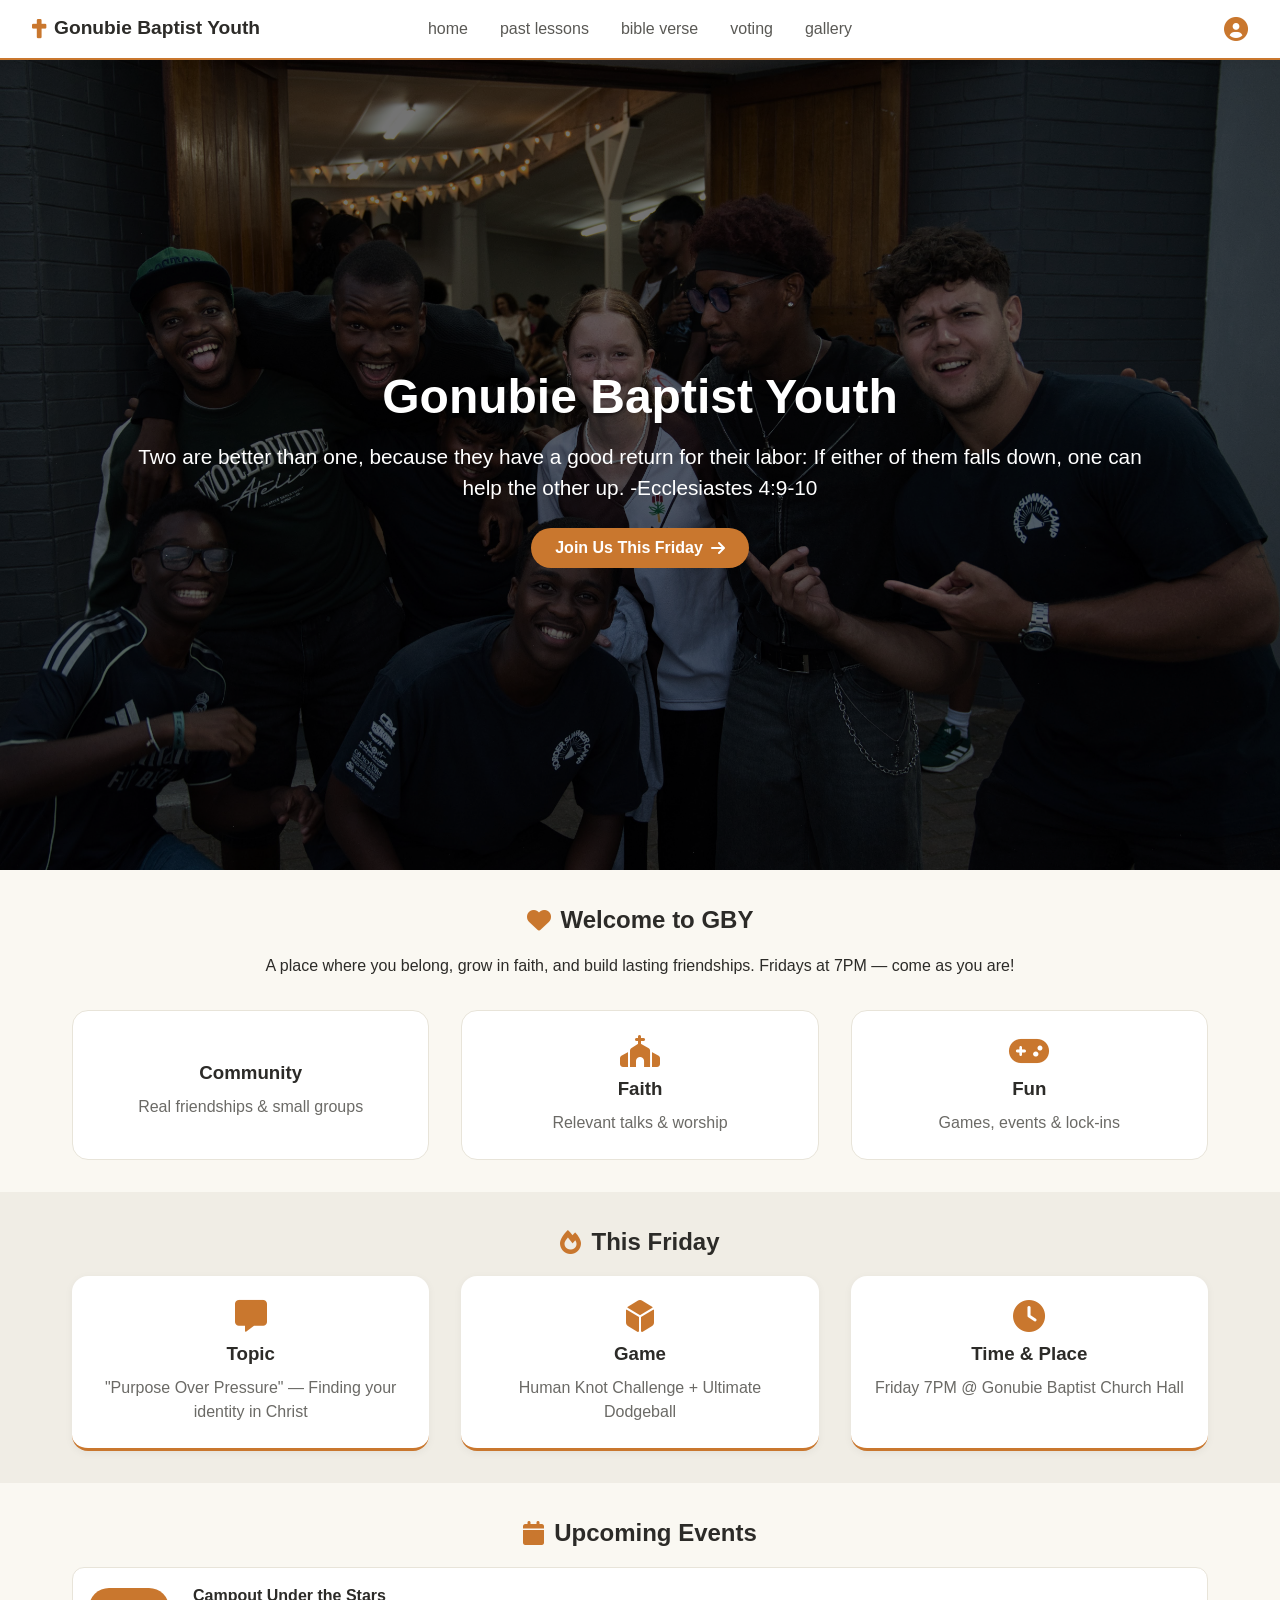
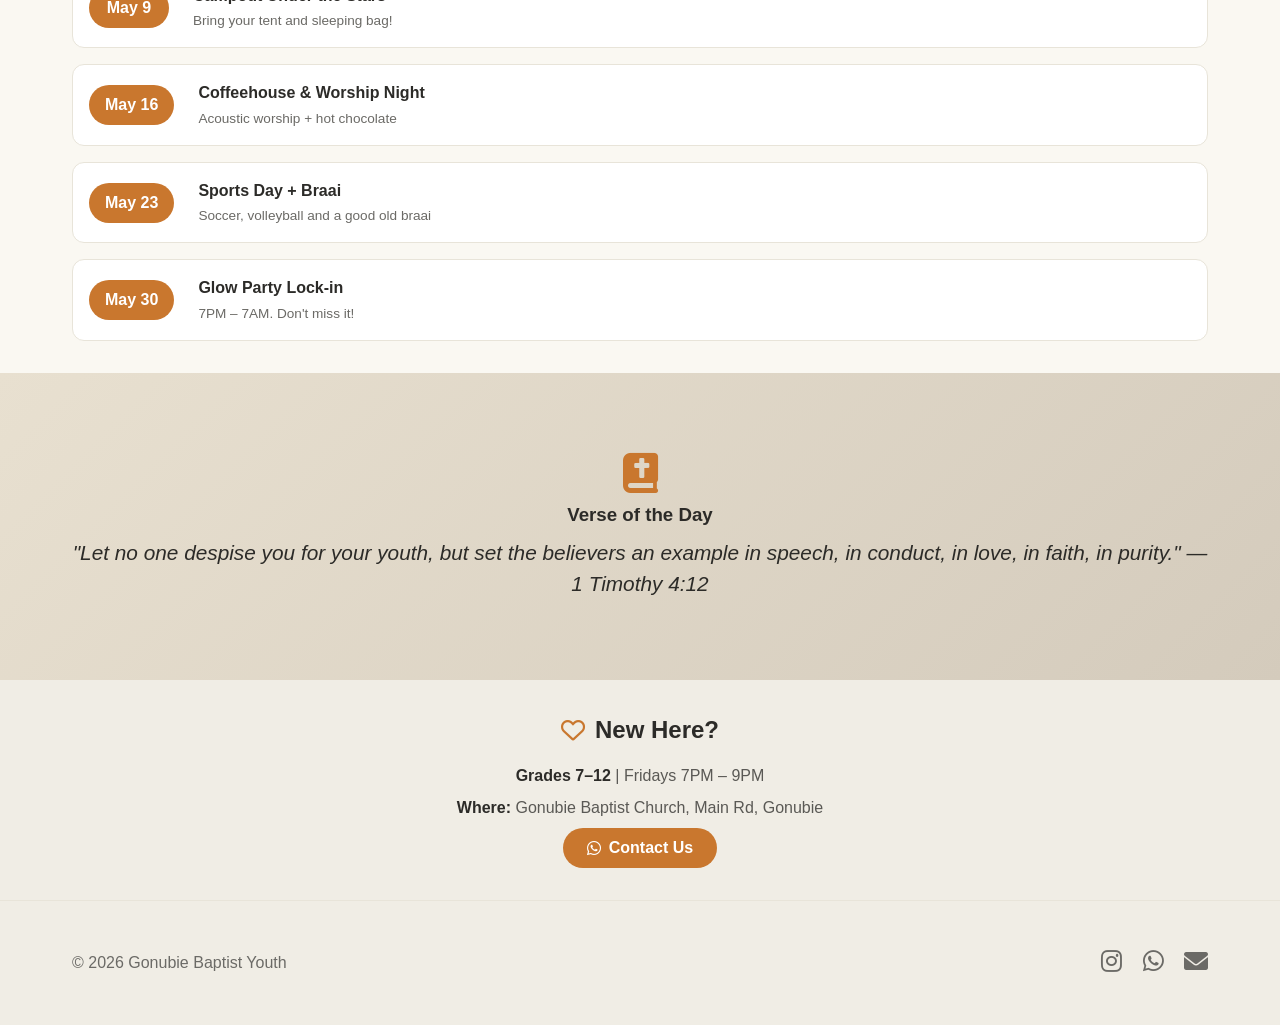
<file: index.html>
<!doctype html>
<html lang="en">
  <head>
    <meta charset="UTF-8" />
    <meta name="viewport" content="width=device-width, initial-scale=1.0" />
    <title>Gonubie Baptist Youth</title>
    <link rel="stylesheet" href="css/main.css" />
    <link rel="stylesheet" href="css/home.css" />
    <link
      rel="stylesheet"
      href="https://cdnjs.cloudflare.com/ajax/libs/font-awesome/6.0.0-beta3/css/all.min.css"
    />
  </head>
  <body>
    <div class="header">
      <div class="left-container">
        <span>
          <i class="fa-solid fa-cross"></i>
          Gonubie Baptist Youth
        </span>
      </div>
      <div class="middle-container">
        <a href="index.html">home</a>
        <a href="past-lessons.php">past lessons</a>
        <a href="bible-verse.php">bible verse</a>
        <a href="voting.php">voting</a>
        <a href="gallery.php">gallery</a>
      </div>
      <div class="right-container">
        <i class="fa-solid fa-circle-user"></i>
      </div>
    </div>

    <!-- Hero Section -->
    <div class="landing-page">
      <div class="wrapper">
        <h1>Gonubie Baptist Youth</h1>
        <p>
          Two are better than one, because they have a good return for their
          labor: If either of them falls down, one can help the other up.
          -Ecclesiastes 4:9-10
        </p>
        <button class="cta-btn">
          Join Us This Friday <i class="fa-solid fa-arrow-right"></i>
        </button>
      </div>
    </div>

    <!-- Welcome / About Section -->
    <div class="welcome-section">
      <div class="container">
        <h2><i class="fa-solid fa-heart"></i> Welcome to GBY</h2>
        <p>
          A place where you belong, grow in faith, and build lasting
          friendships. Fridays at 7PM — come as you are!
        </p>
        <div class="features">
          <div class="feature">
            <i class="fa-solid fa-people"></i>
            <h3>Community</h3>
            <p>Real friendships & small groups</p>
          </div>
          <div class="feature">
            <i class="fa-solid fa-church"></i>
            <h3>Faith</h3>
            <p>Relevant talks & worship</p>
          </div>
          <div class="feature">
            <i class="fa-solid fa-gamepad"></i>
            <h3>Fun</h3>
            <p>Games, events & lock-ins</p>
          </div>
        </div>
      </div>
    </div>

    <!-- This Friday Section -->
    <div class="friday-section">
      <div class="container">
        <h2><i class="fa-solid fa-fire"></i> This Friday</h2>
        <div class="friday-grid">
          <div class="friday-card">
            <i class="fa-solid fa-message"></i>
            <h3>Topic</h3>
            <p>"Purpose Over Pressure" — Finding your identity in Christ</p>
          </div>
          <div class="friday-card">
            <i class="fa-solid fa-dice-d6"></i>
            <h3>Game</h3>
            <p>Human Knot Challenge + Ultimate Dodgeball</p>
          </div>
          <div class="friday-card">
            <i class="fa-solid fa-clock"></i>
            <h3>Time & Place</h3>
            <p>Friday 7PM @ Gonubie Baptist Church Hall</p>
          </div>
        </div>
      </div>
    </div>

    <!-- Upcoming Events -->
    <div class="events-section">
      <div class="container">
        <h2><i class="fa-solid fa-calendar"></i> Upcoming Events</h2>
        <div class="events-list">
          <div class="event-item">
            <div class="event-date">May 9</div>
            <div class="event-info">
              <h3>Campout Under the Stars</h3>
              <p>Bring your tent and sleeping bag!</p>
            </div>
          </div>
          <div class="event-item">
            <div class="event-date">May 16</div>
            <div class="event-info">
              <h3>Coffeehouse & Worship Night</h3>
              <p>Acoustic worship + hot chocolate</p>
            </div>
          </div>
          <div class="event-item">
            <div class="event-date">May 23</div>
            <div class="event-info">
              <h3>Sports Day + Braai</h3>
              <p>Soccer, volleyball and a good old braai</p>
            </div>
          </div>
          <div class="event-item">
            <div class="event-date">May 30</div>
            <div class="event-info">
              <h3>Glow Party Lock-in</h3>
              <p>7PM – 7AM. Don't miss it!</p>
            </div>
          </div>
        </div>
      </div>
    </div>

    <!-- Bible Verse of the Day -->
    <div class="verse-section">
      <div class="container">
        <i class="fa-solid fa-bible"></i>
        <h3>Verse of the Day</h3>
        <p class="verse-text">
          "I can do all things through Christ who strengthens me." — Philippians
          4:13
        </p>
      </div>
    </div>

    <!-- New Members Info -->
    <div class="join-section">
      <div class="container">
        <h2><i class="fa-regular fa-heart"></i> New Here?</h2>
        <p><strong>Grades 7–12</strong> | Fridays 7PM – 9PM</p>
        <p><strong>Where:</strong> Gonubie Baptist Church, Main Rd, Gonubie</p>
        <button class="contact-btn">
          <i class="fa-brands fa-whatsapp"></i> Contact Us
        </button>
      </div>
    </div>

    <!-- Footer -->
    <div class="footer">
        <div class="container">
            <div class="footer-content">
                <p>&copy; 2026 Gonubie Baptist Youth</p>
                <div class="social-icons">
                    <i class="fa-brands fa-instagram"></i>
                    <i class="fa-brands fa-whatsapp"></i>
                    <i class="fa-solid fa-envelope"></i>
                </div>
            </div>
        </div>
    </div>
    <script src="js/home.js"></script>
  </body>
</html>
</file>
<file: css/main.css>
/* Shared styles - used on ALL pages - LIGHT MODE */
* {
    margin: 0;
    padding: 0;
    box-sizing: border-box;
}

body {
    background-color: #faf8f2;
    font-family: 'Segoe UI', Roboto, 'Helvetica Neue', sans-serif;
    min-height: 100vh;
    color: #2c2b28;
    line-height: 1.5;
}

/* Header */
.header {
    display: flex;
    flex-direction: row;
    align-items: center;
    justify-content: space-between;
    background-color: #ffffff;
    padding: 0.9rem 2rem;
    border-bottom: 2px solid #c9772e;
    position: sticky;
    top: 0;
    z-index: 100;
    box-shadow: 0 2px 10px rgba(0,0,0,0.05);
}

.left-container {
    flex: 1;
    display: flex;
    justify-content: flex-start;
}

.left-container span {
    font-size: 1.2rem;
    font-weight: 600;
    display: flex;
    align-items: center;
    gap: 8px;
    color: #2c2b28;
}

.left-container i {
    color: #c9772e !important;
}

.middle-container {
    display: flex;
    gap: 2rem;
}

.middle-container a {
    text-decoration: none;
    color: #5a5955;
    font-weight: 500;
    transition: color 0.2s;
}

.middle-container a:hover {
    color: #c9772e;
}

.middle-container a.active {
    color: #c9772e;
    border-bottom: 2px solid #c9772e;
    padding-bottom: 4px;
}

.right-container {
    flex: 1;
    display: flex;
    justify-content: flex-end;
}

.right-container i {
    font-size: 1.5rem;
    cursor: pointer;
    color: #c9772e;
    transition: color 0.2s;
}

.right-container i:hover {
    color: #b15f1e;
}

/* Container */
.container {
    max-width: 1200px;
    margin: 0 auto;
    padding: 2rem;
}

/* Footer */
.footer {
    background-color: #f0ede5;
    color: #6b6a66;
    text-align: center;
    padding: 1rem;
    border-top: 1px solid #e8e4d9;
}

.footer-content {
    display: flex;
    justify-content: space-between;
    align-items: center;
    flex-wrap: wrap;
    gap: 1rem;
}

.social-icons i {
    font-size: 1.5rem;
    margin-left: 1rem;
    cursor: pointer;
    transition: color 0.2s;
    color: #6b6a66;
}

.social-icons i:hover {
    color: #c9772e;
}

/* Buttons */
.cta-btn, .upload-btn, .vote-btn, .contact-btn {
    background-color: #c9772e;
    border: none;
    padding: 0.7rem 1.5rem;
    font-size: 1rem;
    font-weight: 600;
    border-radius: 50px;
    cursor: pointer;
    color: white;
    transition: all 0.2s;
    display: inline-flex;
    align-items: center;
    gap: 8px;
}

.cta-btn:hover, .upload-btn:hover, .vote-btn:hover, .contact-btn:hover {
    background-color: #b15f1e;
    transform: scale(1.02);
}

/* Profile Dropdown Menu */
.right-container {
    position: relative;
}

.profile-dropdown {
    position: relative;
    cursor: pointer;
}

.dropdown-trigger {
    cursor: pointer;
    display: flex;
    align-items: center;
    gap: 0.5rem;
}

.dropdown-menu {
    position: absolute;
    top: 100%;
    right: 0;
    background: #ffffff;
    border-radius: 12px;
    box-shadow: 0 4px 20px rgba(0, 0, 0, 0.15);
    min-width: 180px;
    opacity: 0;
    visibility: hidden;
    transform: translateY(-10px);
    transition: all 0.2s ease;
    z-index: 1000;
    border: 1px solid #e8e4d9;
    overflow: hidden;
}

.profile-dropdown.active .dropdown-menu {
    opacity: 1;
    visibility: visible;
    transform: translateY(0);
}

.dropdown-menu a,
.dropdown-menu button {
    display: flex;
    align-items: center;
    gap: 0.75rem;
    padding: 0.75rem 1rem;
    color: #5a5955;
    text-decoration: none;
    width: 100%;
    text-align: left;
    background: none;
    border: none;
    cursor: pointer;
    font-size: 0.85rem;
    transition: background 0.2s;
}

.dropdown-menu a:hover,
.dropdown-menu button:hover {
    background: #f0ede5;
    color: #c9772e;
}

.dropdown-menu a i,
.dropdown-menu button i {
    width: 20px;
    color: #c9772e;
}

.dropdown-divider {
    height: 1px;
    background: #e8e4d9;
    margin: 0.25rem 0;
}

.dropdown-user-info {
    padding: 0.75rem 1rem;
    border-bottom: 1px solid #e8e4d9;
    margin-bottom: 0.25rem;
}

.dropdown-user-info .user-name {
    font-weight: 600;
    color: #2c2b28;
    font-size: 0.85rem;
}

.dropdown-user-info .user-role {
    font-size: 0.7rem;
    color: #c9772e;
    margin-top: 0.2rem;
}

/* Mobile-friendly dropdown trigger */
.dropdown-trigger {
    min-width: 44px;
    min-height: 44px;
    display: flex;
    align-items: center;
    justify-content: center;
    cursor: pointer;
}

@media (max-width: 768px) {
    .header {
        flex-direction: column;
        gap: 0.5rem;
    }
    
    .middle-container {
        gap: 1rem;
        flex-wrap: wrap;
        justify-content: center;
    }
    
    .footer-content {
        flex-direction: column;
    }
    
    /* Dropdown menu - appears below icon, not at bottom */
    .dropdown-menu {
        position: absolute;
        top: 100%;
        bottom: auto;
        left: auto;
        right: 0;
        width: 200px;
        border-radius: 12px;
        transform: none;
        margin-top: 0.5rem;
    }
    
    /* Larger tap target for profile icon */
    .dropdown-trigger {
        min-width: 44px;
        min-height: 44px;
        display: flex;
        align-items: center;
        justify-content: center;
    }
    
    .dropdown-trigger i {
        font-size: 1.5rem;
    }
    
    /* Easier to tap menu items */
    .dropdown-menu a,
    .dropdown-menu button {
        padding: 12px 16px;
        font-size: 16px;
    }
    
    /* Overlay when dropdown is open */
    body.dropdown-open::before {
        content: '';
        position: fixed;
        top: 0;
        left: 0;
        right: 0;
        bottom: 0;
        background: rgba(0, 0, 0, 0.5);
        z-index: 998;
    }
    
    .profile-dropdown.active .dropdown-menu {
        z-index: 999;
    }
}
</file>
<file: css/home.css>
/* Homepage only styles - LIGHT MODE */

/* Hero Section */
.landing-page {
    background-image: url(../images/gallery/_DSC5228.jpg);
    background-position: center;
    background-size: cover;
    min-height: 90vh;
    display: flex;
    align-items: center;
    justify-content: center;
    position: relative;
}

.landing-page::before {
    content: "";
    position: absolute;
    top: 0;
    left: 0;
    width: 100%;
    height: 100%;
    background: rgba(0, 0, 0, 0.55);
}

.wrapper {
    position: relative;
    z-index: 1;
    text-align: center;
    color: white;
    width: 80%;
}

.wrapper h1 {
    font-size: 3rem;
    margin-bottom: 0.5rem;
}

.wrapper p {
    font-size: 1.3rem;
    margin-bottom: 1.5rem;
}

/* Welcome Section */
.welcome-section {
    background-color: #faf8f2;
    text-align: center;
}

.welcome-section h2, 
.friday-section h2, 
.events-section h2, 
.join-section h2 {
    color: #2c2b28;
    margin-bottom: 1rem;
    display: flex;
    align-items: center;
    justify-content: center;
    gap: 10px;
}

.welcome-section h2 i, 
.friday-section h2 i, 
.events-section h2 i, 
.join-section h2 i {
    color: #c9772e;
}

.features {
    display: flex;
    justify-content: center;
    gap: 2rem;
    margin-top: 2rem;
    flex-wrap: wrap;
}

.feature {
    flex: 1;
    min-width: 200px;
    padding: 1.5rem;
    background: #ffffff;
    border-radius: 16px;
    transition: transform 0.2s;
    border: 1px solid #e8e4d9;
}

.feature:hover {
    transform: translateY(-5px);
    border-color: #c9772e;
}

.feature i {
    font-size: 2rem;
    color: #c9772e;
    margin-bottom: 0.5rem;
}

.feature h3 {
    margin-bottom: 0.5rem;
    color: #2c2b28;
}

.feature p {
    color: #6b6a66;
}

/* Friday Section */
.friday-section {
    background-color: #f0ede5;
}

.friday-grid {
    display: flex;
    gap: 2rem;
    flex-wrap: wrap;
}

.friday-card {
    flex: 1;
    background: #ffffff;
    padding: 1.5rem;
    border-radius: 16px;
    text-align: center;
    box-shadow: 0 2px 8px rgba(0,0,0,0.05);
    border-bottom: 3px solid #c9772e;
}

.friday-card i {
    font-size: 2rem;
    color: #c9772e;
    margin-bottom: 0.5rem;
}

.friday-card h3 {
    margin-bottom: 0.5rem;
    color: #2c2b28;
}

.friday-card p {
    color: #6b6a66;
}

/* Events Section */
.events-section {
    background-color: #faf8f2;
}

.events-list {
    display: flex;
    flex-direction: column;
    gap: 1rem;
}

.event-item {
    display: flex;
    align-items: center;
    gap: 1.5rem;
    background: #ffffff;
    padding: 1rem;
    border-radius: 12px;
    transition: transform 0.2s;
    border: 1px solid #e8e4d9;
}

.event-item:hover {
    transform: translateX(5px);
    border-color: #c9772e;
}

.event-item-hidden {
    display : none;
}

.event-date {
    background: #c9772e;
    color: white;
    font-weight: bold;
    padding: 0.5rem 1rem;
    border-radius: 50px;
    min-width: 80px;
    text-align: center;
}

.event-info h3 {
    font-size: 1rem;
    margin-bottom: 0.2rem;
    color: #2c2b28;
}

.event-info p {
    font-size: 0.85rem;
    color: #6b6a66;
}

/* Verse Section */
.verse-section {
    background: linear-gradient(135deg, #e8e0d0, #d4cbbc);
    color: #2c2b28;
    text-align: center;
    padding: 3rem 1rem;
}

.verse-section i {
    font-size: 2.5rem;
    margin-bottom: 0.5rem;
    color: #c9772e;
}

.verse-text {
    font-size: 1.3rem;
    font-style: italic;
    margin-top: 0.5rem;
}

/* Join Section */
.join-section {
    background-color: #f0ede5;
    text-align: center;
}

.join-section p {
    margin: 0.5rem 0;
    color: #5a5955;
}

.join-section p strong {
    color: #2c2b28;
}

/* Responsive */
@media (max-width: 768px) {
    .wrapper h1 {
        font-size: 2rem;
    }
    
    .wrapper p {
        font-size: 1rem;
    }
    
    .features, .friday-grid {
        flex-direction: column;
    }
    
    .event-item {
        flex-direction: column;
        text-align: center;
    }
    
    .verse-text {
        font-size: 1rem;
    }
}
</file>
